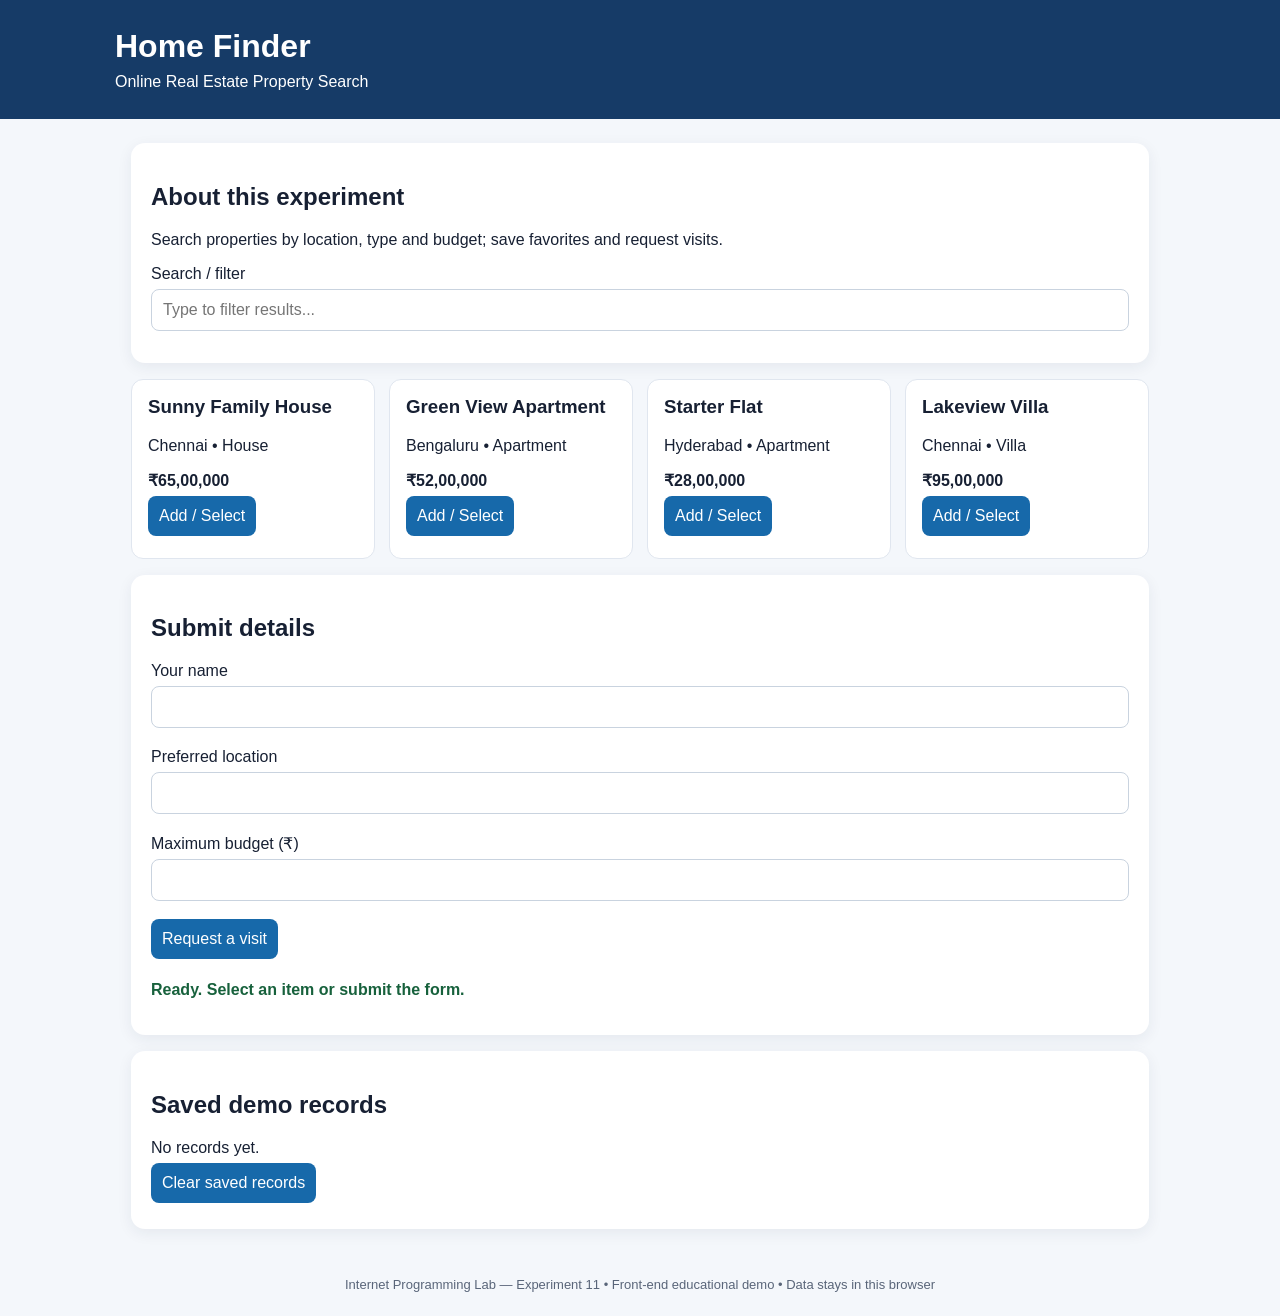
<file: lab experiment ip/index.html>
<!doctype html><html lang="en"><head><meta charset="utf-8"><meta name="viewport" content="width=device-width, initial-scale=1"><title>Home Finder</title><style>
*{box-sizing:border-box}body{margin:0;font-family:Arial,sans-serif;background:#f4f7fb;color:#172033}header{background:#163b67;color:white;padding:28px max(20px,calc((100% - 1050px)/2))}header h1{margin:0 0 8px}main{max-width:1050px;margin:24px auto;padding:0 16px}.panel{background:white;border-radius:14px;padding:20px;margin:16px 0;box-shadow:0 4px 15px #17314a12}input,button{font:inherit;padding:11px;border-radius:8px;border:1px solid #c9d3df}input{width:100%;margin:6px 0 12px}button{background:#1769aa;color:white;border:0;cursor:pointer;margin:6px 4px 6px 0}button:hover{background:#0c4d83}.grid{display:grid;grid-template-columns:repeat(auto-fit,minmax(220px,1fr));gap:14px}.item{background:#fff;border:1px solid #e0e6ef;border-radius:12px;padding:16px}.item h3{margin-top:0}label{display:block;margin-top:8px}.note{background:#fff4d7;padding:12px;border-radius:8px}#status{font-weight:bold;color:#17613c;overflow-wrap:anywhere}footer{text-align:center;color:#596579;padding:24px;font-size:13px}</style></head><body><header><h1>Home Finder</h1><div>Online Real Estate Property Search</div></header><main><section class="panel"><h2>About this experiment</h2><p>Search properties by location, type and budget; save favorites and request visits.</p><label>Search / filter<input id="search" placeholder="Type to filter results..."></label></section><section class="grid" id="items"></section><section class="panel"><h2>Submit details</h2><form id="form"><label>Your name<input name="name" type="text" id="name" required></label><label>Preferred location<input name="location" type="text" id="location" required></label><label>Maximum budget (₹)<input name="budget" type="number" id="budget" required></label><button type="submit">Request a visit</button></form><p id="status" role="status">Ready. Select an item or submit the form.</p></section><section class="panel"><h2>Saved demo records</h2><div id="records">No records yet.</div><button onclick="localStorage.removeItem('records'+11);location.reload()">Clear saved records</button></section></main><footer>Internet Programming Lab — Experiment 11 • Front-end educational demo • Data stays in this browser</footer><script>const items=[["Sunny Family House","Chennai","House","6500000"],["Green View Apartment","Bengaluru","Apartment","5200000"],["Starter Flat","Hyderabad","Apartment","2800000"],["Lakeview Villa","Chennai","Villa","9500000"]]; let records=JSON.parse(localStorage.getItem('records11')||'[]'); let cart=[]; let votes=JSON.parse(localStorage.getItem('votes11')||'{}');
const root=document.querySelector('#items'); const search=document.querySelector('#search');
function render(){let q=search.value.toLowerCase();root.innerHTML='';items.filter(x=>x.join(' ').toLowerCase().includes(q)).forEach((x,i)=>{let el=document.createElement('article');el.className='item';el.innerHTML='<h3>'+x[0]+'</h3><p>'+x.slice(1,-1).join(' • ')+'</p><strong>'+ (x[x.length-1].match(/^\d+$/)?'₹'+Number(x[x.length-1]).toLocaleString('en-IN'):x[x.length-1]) +'</strong><br><button>Add / Select</button>';el.querySelector('button').onclick=()=>selectItem(x);root.appendChild(el)});if(!root.children.length)root.innerHTML='<p>No matching results.</p>';}
function selectItem(x){
document.querySelector('#status').textContent='Selected: '+x[0]+'. Use the form below to continue.';}
document.querySelector('#form').addEventListener('submit',e=>{e.preventDefault();let data=Object.fromEntries(new FormData(e.target).entries());data.ref='IP11-'+Math.random().toString(36).slice(2,8).toUpperCase();records.push(data);localStorage.setItem('records11',JSON.stringify(records));document.querySelector('#status').textContent='Saved demo record: '+data.ref;document.querySelector('#records').innerHTML=records.map(r=>'<p><b>'+r.ref+'</b> — '+Object.values(r).slice(0,-1).join(' | ')+'</p>').join('');e.target.reset();});search.addEventListener('input',render);render();
</script></body></html>
</file>
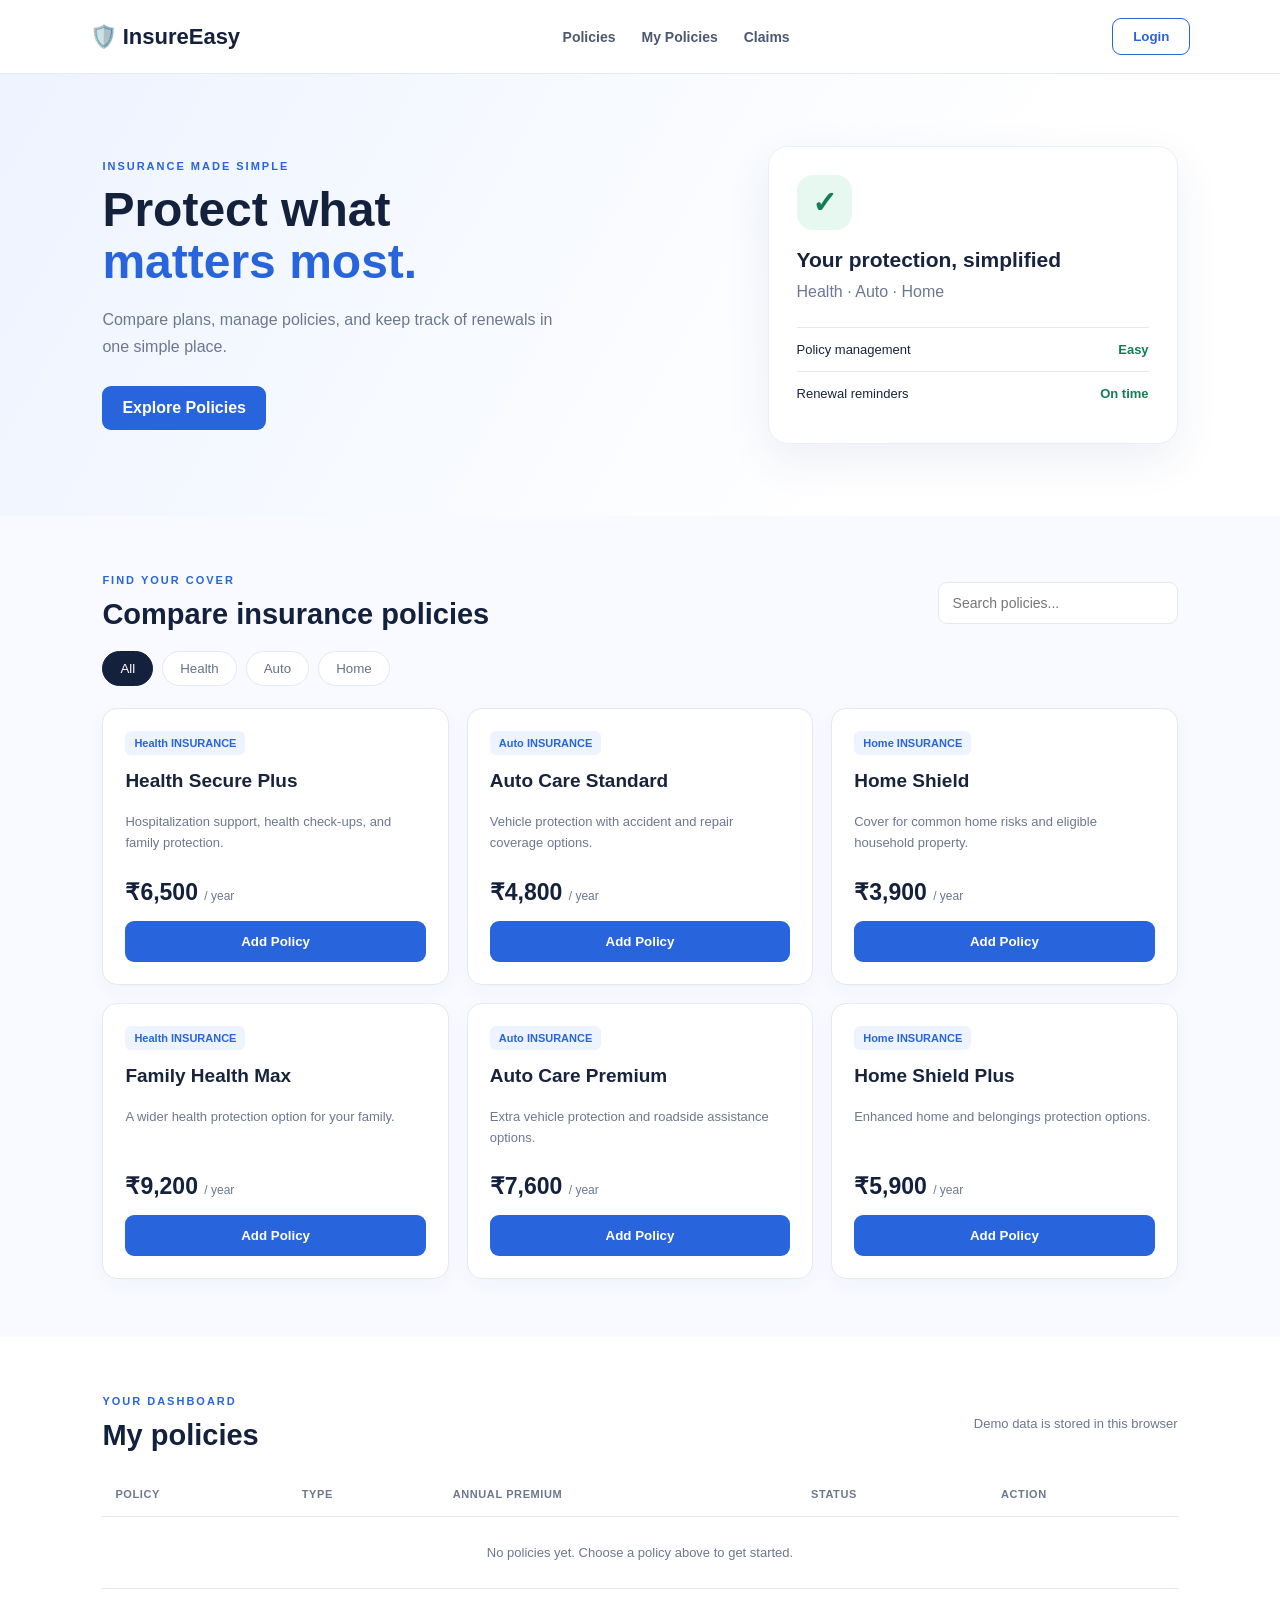
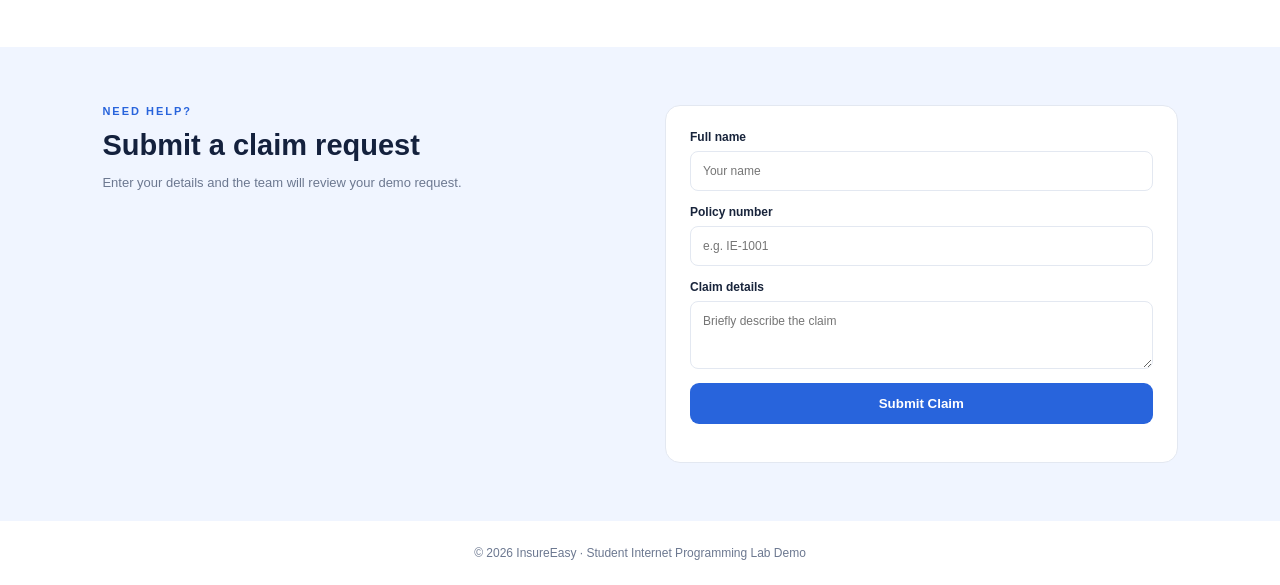
<file: lab experiment ip/exp 12/index.html>
<!DOCTYPE html>
<html lang="en">
<head>
  <meta charset="UTF-8" />
  <meta name="viewport" content="width=device-width, initial-scale=1.0" />
  <title>InsureEasy | Insurance Management System</title>
  <link rel="stylesheet" href="style.css" />
</head>
<body>
  <header class="topbar">
    <div class="brand">🛡️ InsureEasy</div>
    <nav><a href="#policies">Policies</a><a href="#my-policies">My Policies</a><a href="#claims">Claims</a></nav>
    <button class="outline" id="loginBtn">Login</button>
  </header>
  <main>
    <section class="hero">
      <div><p class="eyebrow">INSURANCE MADE SIMPLE</p><h1>Protect what<br><span>matters most.</span></h1><p>Compare plans, manage policies, and keep track of renewals in one simple place.</p><a class="primary link-button" href="#policies">Explore Policies</a></div>
      <div class="hero-card"><div class="shield">✓</div><h3>Your protection, simplified</h3><p>Health · Auto · Home</p><div class="mini-row"><span>Policy management</span><strong>Easy</strong></div><div class="mini-row"><span>Renewal reminders</span><strong>On time</strong></div></div>
    </section>

    <section class="section" id="policies">
      <div class="section-heading"><div><p class="eyebrow">FIND YOUR COVER</p><h2>Compare insurance policies</h2></div><input id="searchInput" type="search" placeholder="Search policies..." aria-label="Search policies" /></div>
      <div class="filters"><button class="filter active" data-type="All">All</button><button class="filter" data-type="Health">Health</button><button class="filter" data-type="Auto">Auto</button><button class="filter" data-type="Home">Home</button></div>
      <div class="policy-grid" id="policyGrid"></div>
    </section>

    <section class="section dashboard" id="my-policies">
      <div class="section-heading"><div><p class="eyebrow">YOUR DASHBOARD</p><h2>My policies</h2></div><span class="small-note">Demo data is stored in this browser</span></div>
      <div class="table-wrap"><table><thead><tr><th>Policy</th><th>Type</th><th>Annual premium</th><th>Status</th><th>Action</th></tr></thead><tbody id="myPolicyRows"><tr><td colspan="5" class="empty">No policies yet. Choose a policy above to get started.</td></tr></tbody></table></div>
    </section>

    <section class="section claims-section" id="claims">
      <div><p class="eyebrow">NEED HELP?</p><h2>Submit a claim request</h2><p class="muted">Enter your details and the team will review your demo request.</p></div>
      <form id="claimForm" class="claim-form"><label>Full name<input required id="claimName" placeholder="Your name" /></label><label>Policy number<input required id="claimPolicy" placeholder="e.g. IE-1001" /></label><label>Claim details<textarea required id="claimDetails" rows="3" placeholder="Briefly describe the claim"></textarea></label><button class="primary" type="submit">Submit Claim</button><p id="claimMessage" class="message" aria-live="polite"></p></form>
    </section>
  </main>
  <footer>© 2026 InsureEasy · Student Internet Programming Lab Demo</footer>
  <div id="toast" class="toast" role="status"></div>
  <script src="script.js"></script>
</body>
</html>
</file>
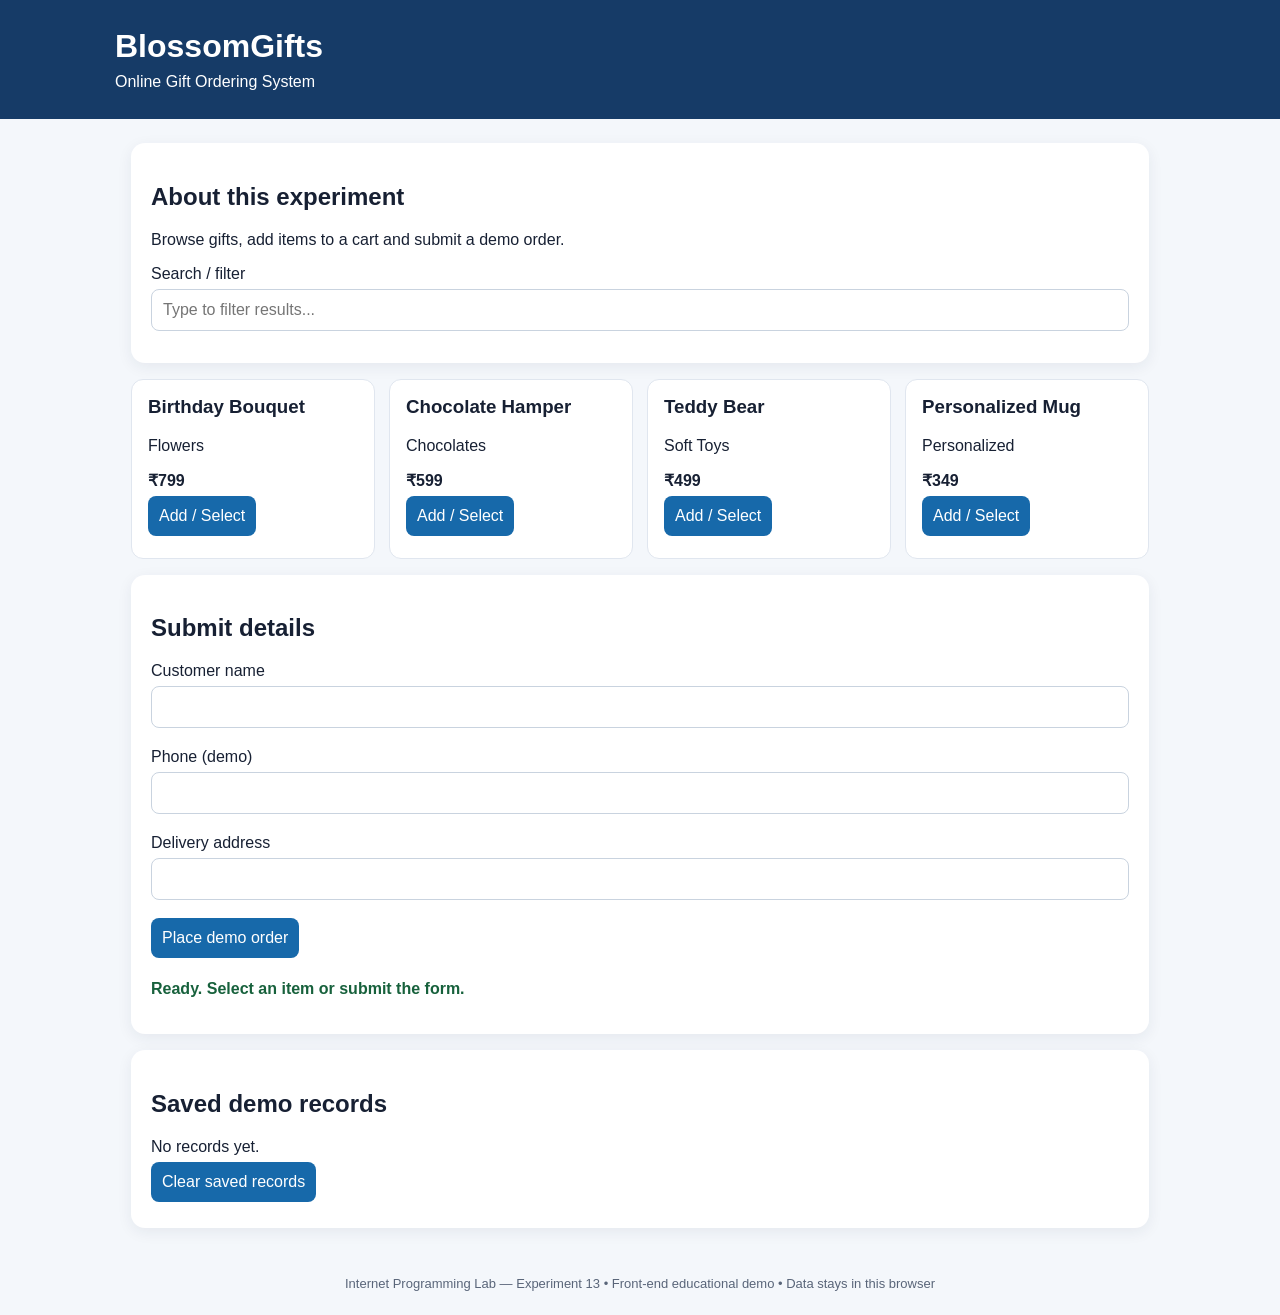
<file: lab experiment ip/exp 13/index.html>
<!doctype html><html lang="en"><head><meta charset="utf-8"><meta name="viewport" content="width=device-width, initial-scale=1"><title>BlossomGifts</title><style>
*{box-sizing:border-box}body{margin:0;font-family:Arial,sans-serif;background:#f4f7fb;color:#172033}header{background:#163b67;color:white;padding:28px max(20px,calc((100% - 1050px)/2))}header h1{margin:0 0 8px}main{max-width:1050px;margin:24px auto;padding:0 16px}.panel{background:white;border-radius:14px;padding:20px;margin:16px 0;box-shadow:0 4px 15px #17314a12}input,button{font:inherit;padding:11px;border-radius:8px;border:1px solid #c9d3df}input{width:100%;margin:6px 0 12px}button{background:#1769aa;color:white;border:0;cursor:pointer;margin:6px 4px 6px 0}button:hover{background:#0c4d83}.grid{display:grid;grid-template-columns:repeat(auto-fit,minmax(220px,1fr));gap:14px}.item{background:#fff;border:1px solid #e0e6ef;border-radius:12px;padding:16px}.item h3{margin-top:0}label{display:block;margin-top:8px}.note{background:#fff4d7;padding:12px;border-radius:8px}#status{font-weight:bold;color:#17613c;overflow-wrap:anywhere}footer{text-align:center;color:#596579;padding:24px;font-size:13px}</style></head><body><header><h1>BlossomGifts</h1><div>Online Gift Ordering System</div></header><main><section class="panel"><h2>About this experiment</h2><p>Browse gifts, add items to a cart and submit a demo order.</p><label>Search / filter<input id="search" placeholder="Type to filter results..."></label></section><section class="grid" id="items"></section><section class="panel"><h2>Submit details</h2><form id="form"><label>Customer name<input name="name" type="text" id="name" required></label><label>Phone (demo)<input name="phone" type="tel" id="phone" required></label><label>Delivery address<input name="address" type="text" id="address" required></label><button type="submit">Place demo order</button></form><p id="status" role="status">Ready. Select an item or submit the form.</p></section><section class="panel"><h2>Saved demo records</h2><div id="records">No records yet.</div><button onclick="localStorage.removeItem('records'+13);location.reload()">Clear saved records</button></section></main><footer>Internet Programming Lab — Experiment 13 • Front-end educational demo • Data stays in this browser</footer><script>const items=[["Birthday Bouquet","Flowers","799"],["Chocolate Hamper","Chocolates","599"],["Teddy Bear","Soft Toys","499"],["Personalized Mug","Personalized","349"]]; let records=JSON.parse(localStorage.getItem('records13')||'[]'); let cart=[]; let votes=JSON.parse(localStorage.getItem('votes13')||'{}');
const root=document.querySelector('#items'); const search=document.querySelector('#search');
function render(){let q=search.value.toLowerCase();root.innerHTML='';items.filter(x=>x.join(' ').toLowerCase().includes(q)).forEach((x,i)=>{let el=document.createElement('article');el.className='item';el.innerHTML='<h3>'+x[0]+'</h3><p>'+x.slice(1,-1).join(' • ')+'</p><strong>'+ (x[x.length-1].match(/^\d+$/)?'₹'+Number(x[x.length-1]).toLocaleString('en-IN'):x[x.length-1]) +'</strong><br><button>Add / Select</button>';el.querySelector('button').onclick=()=>selectItem(x);root.appendChild(el)});if(!root.children.length)root.innerHTML='<p>No matching results.</p>';}
function selectItem(x){
cart.push(x); document.querySelector('#status').textContent=x[0]+' added. Cart items: '+cart.length;}
document.querySelector('#form').addEventListener('submit',e=>{e.preventDefault();let data=Object.fromEntries(new FormData(e.target).entries());data.ref='IP13-'+Math.random().toString(36).slice(2,8).toUpperCase();records.push(data);localStorage.setItem('records13',JSON.stringify(records));document.querySelector('#status').textContent='Saved demo record: '+data.ref;document.querySelector('#records').innerHTML=records.map(r=>'<p><b>'+r.ref+'</b> — '+Object.values(r).slice(0,-1).join(' | ')+'</p>').join('');e.target.reset();});search.addEventListener('input',render);render();
</script></body></html>
</file>
<file: lab experiment ip/exp 12/style.css>
:root{--navy:#14213d;--blue:#2864dc;--pale:#edf3ff;--ink:#18243b;--muted:#6c7890;--line:#e3e8f1;--white:#fff;--green:#147d55}*{box-sizing:border-box}html{scroll-behavior:smooth}body{margin:0;font-family:Arial,Helvetica,sans-serif;color:var(--ink);background:#f8faff}.topbar{height:74px;padding:0 7%;display:flex;align-items:center;justify-content:space-between;background:#fff;border-bottom:1px solid var(--line);position:sticky;top:0;z-index:5}.brand{font-weight:800;font-size:22px;color:var(--navy)}nav{display:flex;gap:26px}nav a{color:#4c5870;text-decoration:none;font-size:14px;font-weight:600}.outline{border:1px solid var(--blue);background:#fff;color:var(--blue);padding:10px 20px;border-radius:9px;font-weight:700;cursor:pointer}.hero{padding:72px 8%;display:grid;grid-template-columns:1.2fr .8fr;gap:50px;align-items:center;background:linear-gradient(120deg,#edf3ff,#fff 72%);min-height:390px}.eyebrow{font-size:11px;letter-spacing:2px;color:var(--blue);font-weight:800;margin:0 0 12px}.hero h1{font-size:48px;line-height:1.08;margin:0 0 18px;color:var(--navy)}.hero h1 span{color:var(--blue)}.hero p:not(.eyebrow){color:var(--muted);line-height:1.7;max-width:480px}.primary{background:var(--blue);color:#fff;border:0;padding:13px 20px;border-radius:9px;font-weight:700;cursor:pointer}.link-button{display:inline-block;text-decoration:none;margin-top:10px}.hero-card{background:#fff;padding:28px;border-radius:20px;box-shadow:0 16px 45px #243f7514;border:1px solid #e9eef8}.shield{height:55px;width:55px;border-radius:16px;display:grid;place-items:center;background:#e7f8f0;color:var(--green);font-size:30px;font-weight:bold}.hero-card h3{font-size:21px;margin:18px 0 6px}.hero-card p{margin:0 0 22px}.mini-row{display:flex;justify-content:space-between;border-top:1px solid var(--line);padding:14px 0;font-size:13px}.mini-row strong{color:var(--green)}.section{padding:58px 8%}.section-heading{display:flex;align-items:center;justify-content:space-between;gap:20px;margin-bottom:20px}.section h2{font-size:29px;color:var(--navy);margin:0}.section-heading input{width:240px;padding:12px 14px;border:1px solid var(--line);border-radius:9px;font-size:14px}.filters{display:flex;gap:9px;margin-bottom:22px}.filter{border:1px solid var(--line);background:#fff;color:#65718a;border-radius:20px;padding:9px 17px;cursor:pointer}.filter.active{background:var(--navy);border-color:var(--navy);color:#fff}.policy-grid{display:grid;grid-template-columns:repeat(3,1fr);gap:18px}.policy-card{background:#fff;border:1px solid var(--line);border-radius:15px;padding:22px;box-shadow:0 6px 20px #243f7508;display:flex;flex-direction:column}.type-tag{display:inline-block;background:var(--pale);color:var(--blue);font-size:11px;font-weight:800;padding:6px 9px;border-radius:6px;align-self:flex-start}.policy-card h3{margin:15px 0 7px;font-size:19px}.policy-card p{font-size:13px;line-height:1.6;color:var(--muted);flex:1}.price{font-size:23px;font-weight:800;color:var(--navy);margin:12px 0 15px}.price small{font-size:12px;color:var(--muted);font-weight:400}.policy-card button{width:100%}.dashboard{background:#fff}.small-note,.muted{font-size:13px;color:var(--muted)}.table-wrap{overflow-x:auto}table{width:100%;border-collapse:collapse;background:#fff}th,td{text-align:left;padding:16px 13px;border-bottom:1px solid var(--line);font-size:13px}th{color:#6b7890;font-size:11px;text-transform:uppercase;letter-spacing:.6px}.status{color:var(--green);font-weight:700;background:#e7f8f0;padding:6px 9px;border-radius:20px;font-size:11px}.remove{border:0;background:#fff0f0;color:#c43c3c;padding:7px 10px;border-radius:7px;cursor:pointer}.empty{text-align:center;color:var(--muted);padding:28px}.claims-section{display:grid;grid-template-columns:1fr 1fr;gap:50px;background:#f0f5ff}.claim-form{background:#fff;padding:24px;border:1px solid var(--line);border-radius:15px;display:grid;gap:14px}.claim-form label{display:grid;gap:7px;font-size:12px;font-weight:700}.claim-form input,.claim-form textarea{padding:12px;border:1px solid var(--line);border-radius:8px;font:inherit;font-weight:400;resize:vertical}.message{font-size:13px;color:var(--green);margin:0}footer{text-align:center;padding:25px;color:var(--muted);font-size:12px;background:#fff}.toast{position:fixed;bottom:22px;right:22px;background:var(--navy);color:#fff;padding:13px 18px;border-radius:10px;box-shadow:0 8px 24px #0002;display:none;z-index:10;font-size:13px}@media(max-width:760px){.topbar{padding:0 5%;height:65px}nav{display:none}.hero{padding:45px 6%;grid-template-columns:1fr;gap:25px}.hero h1{font-size:40px}.section{padding:42px 6%}.section-heading{align-items:flex-start;flex-direction:column}.section-heading input{width:100%}.policy-grid{grid-template-columns:1fr}.claims-section{grid-template-columns:1fr;gap:25px}.small-note{line-height:1.5}}
</file>
